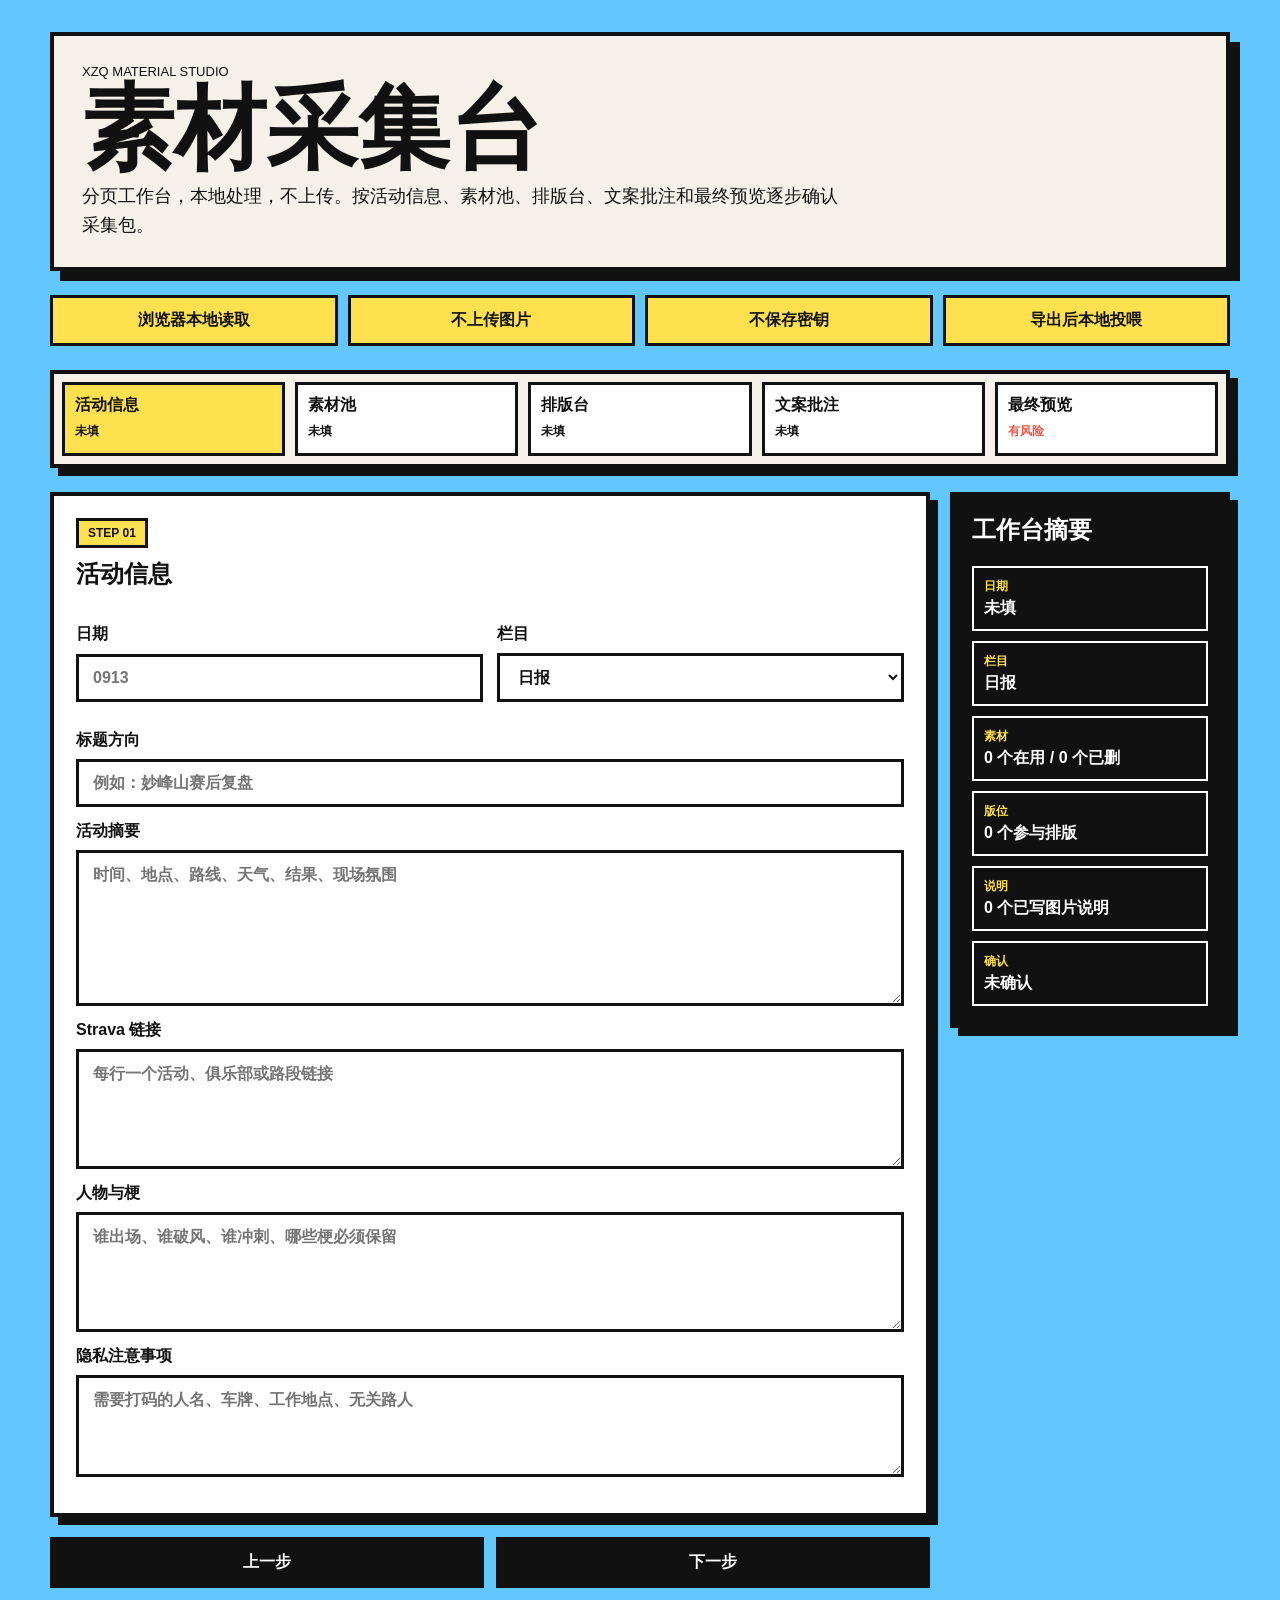
<file: pages/material-studio/index.html>
<!doctype html>
<html lang="zh-CN">
  <head>
    <meta charset="utf-8" />
    <meta name="viewport" content="width=device-width, initial-scale=1" />
    <title>辛庄桥小火车素材采集台</title>
    <link rel="icon" href="data:," />
    <link rel="stylesheet" href="./styles.css" />
  </head>
  <body>
    <main class="shell">
      <section class="masthead">
        <p class="eyebrow">XZQ MATERIAL STUDIO</p>
        <h1>素材采集台</h1>
        <p class="lead">分页工作台，本地处理，不上传。按活动信息、素材池、排版台、文案批注和最终预览逐步确认采集包。</p>
      </section>

      <section class="privacy-strip" aria-label="隐私边界">
        <span>浏览器本地读取</span>
        <span>不上传图片</span>
        <span>不保存密钥</span>
        <span>导出后本地投喂</span>
      </section>

      <nav id="stage-nav" class="stage-nav" aria-label="分页工作台步骤">
        <button type="button" data-stage="activity">活动信息</button>
        <button type="button" data-stage="materials">素材池</button>
        <button type="button" data-stage="layout">排版台</button>
        <button type="button" data-stage="copy">文案批注</button>
        <button type="button" data-stage="preview">最终预览</button>
      </nav>

      <form id="material-form" class="workspace" autocomplete="off">
        <aside id="workspace-summary" class="workspace-summary" aria-live="polite">
          <h2>工作台摘要</h2>
        </aside>

        <section class="panel stage-panel" data-stage-panel="activity">
          <p class="stage-kicker">STEP 01</p>
          <h2>活动信息</h2>
          <div class="two-column">
            <label>
              日期
              <input id="date" name="date" type="text" placeholder="0913" required />
            </label>
            <label>
              栏目
              <select id="kind" name="kind">
                <option value="ribao">日报</option>
                <option value="wanbao">晚报</option>
                <option value="zaobao">早报</option>
                <option value="subao">速报</option>
                <option value="kuaixun">快讯</option>
                <option value="tuanjian">团建</option>
              </select>
            </label>
          </div>
          <label>
            标题方向
            <input id="title-hint" name="titleHint" type="text" placeholder="例如：妙峰山赛后复盘" />
          </label>
          <label>
            活动摘要
            <textarea id="summary" name="summary" rows="7" placeholder="时间、地点、路线、天气、结果、现场氛围"></textarea>
          </label>
          <label>
            Strava 链接
            <textarea id="strava-links" name="stravaLinks" rows="5" placeholder="每行一个活动、俱乐部或路段链接"></textarea>
          </label>
          <label>
            人物与梗
            <textarea id="people-notes" name="peopleNotes" rows="5" placeholder="谁出场、谁破风、谁冲刺、哪些梗必须保留"></textarea>
          </label>
          <label>
            隐私注意事项
            <textarea id="privacy-notes" name="privacyNotes" rows="4" placeholder="需要打码的人名、车牌、工作地点、无关路人"></textarea>
          </label>
        </section>

        <section class="panel stage-panel files" data-stage-panel="materials" hidden>
          <p class="stage-kicker">STEP 02</p>
          <h2>素材池</h2>
          <label class="drop">
            <input id="files" type="file" multiple accept="image/*" />
            <strong>选择本地图片</strong>
            <span>页面只读取文件名、大小、类型和尺寸，不上传文件。</span>
          </label>
          <label class="drop directory">
            <input id="folders" type="file" multiple webkitdirectory />
            <strong>选择素材文件夹</strong>
            <span>会保留相对路径写入 ZIP，例如 materials/original/原目录/文件名。</span>
          </label>
          <div id="file-list" class="file-list" aria-live="polite"></div>
          <div class="deleted-zone" aria-live="polite">
            <h3>素材回收区</h3>
            <p id="deleted-summary">暂无删除素材。</p>
            <button type="button" id="undo-delete" disabled>撤销删除</button>
          </div>
        </section>

        <section class="panel stage-panel" data-stage-panel="layout" hidden>
          <p class="stage-kicker">STEP 03</p>
          <h2>排版台</h2>
          <p class="panel-note">调整素材顺序、版位、段落标题、副标题 / 短句、图片说明和单图 AI 批注。删除请回到素材池处理。</p>
          <div id="layout-workbench" class="layout-workbench" aria-live="polite"></div>
        </section>

        <section class="panel stage-panel copydesk" data-stage-panel="copy" hidden>
          <p class="stage-kicker">STEP 04</p>
          <h2>文案批注 / 文案工作台</h2>
          <label>
            成稿标题
            <input id="final-title" name="finalTitle" type="text" placeholder="确认后作为后续实现标题" />
          </label>
          <label>
            导语
            <textarea id="intro-copy" name="introCopy" rows="4" placeholder="开头怎么进入故事，哪些情绪必须保留"></textarea>
          </label>
          <label>
            正文要点
            <textarea id="body-points" name="bodyPoints" rows="6" placeholder="每行一个要点：路线、人物、梗、数据、转折"></textarea>
          </label>
          <label>
            结尾文案
            <textarea id="outro-copy" name="outroCopy" rows="4" placeholder="收束、感谢、下次活动或口号"></textarea>
          </label>
          <label>
            全局 AI 要求
            <textarea id="ai-instructions" name="aiInstructions" rows="5" placeholder="风格、必须保留的梗、禁用表达、隐私处理、排版注意事项"></textarea>
          </label>
        </section>

        <section class="panel stage-panel output preview-stage" data-stage-panel="preview" hidden>
          <p class="stage-kicker">STEP 05</p>
          <h2>最终预览</h2>
          <p>实现预览是导出包的契约。后续实现必须按这里的文案、排序、版位、图片说明、AI 要求和隐私提醒执行。</p>
          <div id="visual-preview" class="visual-preview" aria-label="实现预览"></div>
          <label class="confirm-line">
            <input id="confirm-export" type="checkbox" />
            我确认后续实现必须以当前最终预览为准。确认预览后导出完整素材包 ZIP。
          </label>
          <div class="actions">
            <button type="button" id="download-zip" disabled>导出完整素材包 ZIP</button>
            <button type="button" id="download-draft">下载 draft.md</button>
            <button type="button" id="download-manifest">下载 manifest.json</button>
          </div>
          <p class="package-shape">ZIP 结构：`日期-栏目/draft.md`、`instructions.md`、`layout.json`、`manifest.json`、`preview/preview.html`、`materials/original/...`</p>
          <pre id="preview" aria-label="draft 预览"></pre>
        </section>

        <div class="stage-footer">
          <button type="button" id="prev-stage">上一步</button>
          <button type="button" id="next-stage">下一步</button>
        </div>
      </form>
    </main>
    <script src="./app.js"></script>
  </body>
</html>
</file>
<file: pages/material-studio/styles.css>
:root {
  color-scheme: light;
  --ink: #111;
  --paper: #f5f1e8;
  --blue: #63c7ff;
  --red: #f05a49;
  --yellow: #ffe04f;
  --line: #111;
}

* {
  box-sizing: border-box;
}

body {
  margin: 0;
  background: var(--blue);
  color: var(--ink);
  font-family: "Arial Black", "Helvetica Neue", sans-serif;
}

.shell {
  width: min(1180px, calc(100vw - 32px));
  margin: 0 auto;
  padding: 32px 0 48px;
}

.masthead {
  border: 4px solid var(--line);
  background: var(--paper);
  padding: 28px;
  box-shadow: 10px 10px 0 var(--line);
}

.eyebrow {
  margin: 0 0 8px;
  font-size: 13px;
  letter-spacing: 0;
}

h1,
h2,
p {
  margin-top: 0;
}

h1 {
  margin-bottom: 12px;
  font-size: clamp(44px, 8vw, 92px);
  line-height: 0.9;
}

h2 {
  font-size: 24px;
}

.lead {
  max-width: 760px;
  margin-bottom: 0;
  font-family: "Helvetica Neue", sans-serif;
  font-size: 18px;
  line-height: 1.6;
}

.privacy-strip {
  display: grid;
  grid-template-columns: repeat(4, 1fr);
  gap: 10px;
  margin: 24px 0;
}

.privacy-strip span {
  border: 3px solid var(--line);
  background: var(--yellow);
  padding: 12px;
  text-align: center;
  font-weight: 900;
}

.stage-nav {
  position: sticky;
  top: 0;
  z-index: 10;
  display: grid;
  grid-template-columns: repeat(5, minmax(0, 1fr));
  gap: 10px;
  margin: 24px 0;
  padding: 8px;
  border: 4px solid var(--line);
  background: var(--paper);
  box-shadow: 8px 8px 0 var(--line);
}

.stage-nav button {
  display: grid;
  gap: 4px;
  min-height: 74px;
  padding: 10px;
  background: white;
  color: var(--ink);
  text-align: left;
}

.stage-nav button.active {
  background: var(--yellow);
}

.stage-nav button span {
  font-family: "Helvetica Neue", sans-serif;
  font-size: 12px;
  font-weight: 900;
}

.stage-nav button[data-stage-status="有风险"] span {
  color: var(--red);
}

.stage-nav button[data-stage-status="已确认"] {
  background: #b9ff80;
}

body.preview-mode .stage-nav {
  position: static;
}

.workspace {
  display: grid;
  grid-template-columns: minmax(0, 1fr) 280px;
  gap: 20px;
  align-items: start;
}

.panel {
  border: 4px solid var(--line);
  background: white;
  padding: 22px;
  box-shadow: 8px 8px 0 var(--line);
}

.stage-panel {
  min-height: 560px;
}

.stage-panel[hidden] {
  display: none;
}

.stage-kicker {
  display: inline-block;
  margin-bottom: 10px;
  border: 3px solid var(--line);
  background: var(--yellow);
  padding: 5px 9px;
  font-family: "Helvetica Neue", sans-serif;
  font-size: 12px;
  font-weight: 900;
}

.panel-note {
  font-family: "Helvetica Neue", sans-serif;
  line-height: 1.6;
}

.workspace-summary {
  position: sticky;
  top: 122px;
  grid-column: 2;
  grid-row: 1;
  border: 4px solid var(--line);
  background: #111;
  color: white;
  padding: 18px;
  box-shadow: 8px 8px 0 var(--line);
  font-family: "Helvetica Neue", sans-serif;
}

.workspace-summary dl {
  display: grid;
  gap: 10px;
  margin: 0;
}

.workspace-summary div {
  border: 2px solid white;
  padding: 10px;
}

.workspace-summary dt {
  font-size: 12px;
  font-weight: 900;
  color: var(--yellow);
}

.workspace-summary dd {
  margin: 3px 0 0;
  font-weight: 900;
}

.workspace.preview-mode {
  grid-template-columns: 1fr;
}

.workspace.preview-mode .workspace-summary {
  display: none;
}

.workspace.preview-mode .preview-stage,
.workspace.preview-mode .stage-footer {
  grid-column: 1 / -1;
}

.stage-panel,
.stage-footer {
  grid-column: 1;
}

.two-column {
  display: grid;
  grid-template-columns: repeat(2, minmax(0, 1fr));
  gap: 14px;
}

label {
  display: grid;
  gap: 8px;
  margin: 14px 0;
  font-family: "Helvetica Neue", sans-serif;
  font-weight: 800;
}

input,
select,
textarea,
button {
  width: 100%;
  border: 3px solid var(--line);
  border-radius: 0;
  background: #fff;
  color: var(--ink);
  font: inherit;
  font-family: "Helvetica Neue", sans-serif;
  padding: 12px 14px;
}

textarea {
  resize: vertical;
}

button:disabled {
  cursor: not-allowed;
  background: #d8d8d8;
  color: #555;
}

button:disabled:hover {
  transform: none;
  box-shadow: none;
}

.drop {
  min-height: 150px;
  place-items: center;
  border: 3px dashed var(--line);
  background: #f7fbff;
  padding: 18px;
  text-align: center;
}

.drop.directory {
  min-height: 112px;
  background: #fff8d8;
}

.drop input {
  border: 0;
  padding: 0;
}

.file-list {
  display: grid;
  gap: 10px;
}

.file-card {
  display: grid;
  gap: 12px;
  border: 3px solid var(--line);
  padding: 12px;
  background: var(--paper);
  font-family: "Helvetica Neue", sans-serif;
}

.file-head {
  display: grid;
  grid-template-columns: 132px 1fr;
  gap: 12px;
  align-items: start;
}

.file-thumb,
.preview-item img,
.preview-thumb,
.story-media img {
  width: 100%;
  aspect-ratio: 4 / 3;
  object-fit: cover;
  border: 3px solid var(--line);
  background: white;
}

.file-thumb.placeholder,
.preview-thumb.placeholder {
  display: grid;
  place-items: center;
  min-height: 96px;
  font-size: 13px;
  font-weight: 900;
}

.file-meta {
  display: flex;
  flex-wrap: wrap;
  gap: 8px;
  font-size: 13px;
  font-weight: 800;
}

.file-meta span {
  background: var(--yellow);
  border: 2px solid var(--line);
  padding: 4px 8px;
}

.file-controls {
  display: grid;
  grid-template-columns: repeat(3, minmax(0, 1fr));
  gap: 8px;
}

.file-controls button {
  padding: 9px 10px;
  background: var(--ink);
}

.layout-workbench {
  display: grid;
  gap: 14px;
}

.layout-row {
  display: grid;
  grid-template-columns: 150px 1fr;
  gap: 14px;
  border: 3px solid var(--line);
  background: var(--paper);
  padding: 12px;
  font-family: "Helvetica Neue", sans-serif;
}

.layout-body {
  display: grid;
  gap: 10px;
}

.layout-title {
  display: flex;
  flex-wrap: wrap;
  justify-content: space-between;
  gap: 8px;
}

.layout-title span {
  border: 2px solid var(--line);
  background: var(--yellow);
  padding: 4px 8px;
  font-size: 13px;
  font-weight: 900;
}

.deleted-zone {
  margin-top: 14px;
  border: 3px solid var(--line);
  background: #fff8d8;
  padding: 14px;
  font-family: "Helvetica Neue", sans-serif;
}

.deleted-zone h3 {
  margin: 0 0 8px;
  font-size: 18px;
}

.deleted-zone p {
  margin-bottom: 10px;
}

.output {
  background: #111;
  color: white;
}

.confirm-line {
  grid-template-columns: auto 1fr;
  align-items: center;
  color: #f5f1e8;
}

.confirm-line input {
  width: 24px;
  height: 24px;
  padding: 0;
}

.actions {
  display: grid;
  grid-template-columns: 1.4fr repeat(2, minmax(0, 1fr));
  gap: 12px;
}

button {
  cursor: pointer;
  background: var(--red);
  color: white;
  font-weight: 900;
}

button:hover {
  transform: translate(-2px, -2px);
  box-shadow: 4px 4px 0 white;
}

.package-shape {
  color: #f5f1e8;
  font-family: "Helvetica Neue", sans-serif;
  font-size: 13px;
  line-height: 1.7;
  margin: 14px 0 0;
}

pre {
  min-height: 260px;
  overflow: auto;
  border: 3px solid white;
  margin: 18px 0 0;
  padding: 14px;
  background: #000;
  color: #f5f1e8;
  white-space: pre-wrap;
  font-family: ui-monospace, SFMono-Regular, Menlo, Consolas, monospace;
}

.visual-preview {
  display: grid;
  gap: 14px;
  font-family: "Helvetica Neue", sans-serif;
}

.preview-copy,
.preview-rules,
.preview-item {
  border: 3px solid white;
  background: #f5f1e8;
  color: var(--ink);
  padding: 14px;
}

.preview-copy span,
.preview-item span,
.story-label {
  display: inline-block;
  margin-bottom: 8px;
  border: 2px solid var(--line);
  background: var(--yellow);
  padding: 4px 8px;
  font-weight: 900;
}

.preview-copy h3 {
  margin: 0 0 8px;
  font-size: 28px;
}

.preview-rules strong {
  display: block;
  margin-top: 8px;
}

.preview-materials {
  display: grid;
  gap: 12px;
}

.storyboard-preview {
  display: grid;
  gap: 16px;
}

.storyboard-card {
  display: grid;
  grid-template-columns: minmax(230px, 42%) 1fr;
  gap: 16px;
  min-height: 280px;
  border: 3px solid white;
  background: var(--blue);
  color: var(--ink);
  padding: 16px;
}

.story-media {
  min-height: 240px;
}

.story-media img,
.story-media .preview-thumb {
  height: 100%;
  min-height: 240px;
}

.story-copy {
  display: grid;
  align-content: center;
  gap: 8px;
  min-width: 0;
}

.story-copy h4 {
  margin: 0;
  font-size: clamp(26px, 5vw, 52px);
  line-height: 0.95;
}

.story-copy p {
  margin: 0;
  font-family: "Helvetica Neue", sans-serif;
  line-height: 1.5;
  overflow-wrap: anywhere;
}

.story-subtitle {
  font-size: 18px;
  font-weight: 900;
}

.preview-item {
  display: grid;
  grid-template-columns: 150px 1fr;
  gap: 12px;
}

.preview-item p {
  margin-bottom: 8px;
  line-height: 1.5;
}

.stage-footer {
  display: grid;
  grid-template-columns: 1fr 1fr;
  gap: 12px;
}

.stage-footer button {
  background: var(--ink);
}

@media (max-width: 760px) {
  .privacy-strip {
    grid-template-columns: 1fr;
  }

  .stage-nav {
    display: flex;
    overflow-x: auto;
  }

  .stage-nav button {
    min-width: 132px;
  }

  .workspace,
  .actions,
  .file-head,
  .file-controls,
  .preview-item,
  .storyboard-card,
  .layout-row,
  .two-column,
  .stage-footer {
    grid-template-columns: 1fr;
  }

  .workspace-summary,
  .stage-panel,
  .stage-footer {
    grid-column: 1;
  }

  .workspace-summary {
    position: static;
  }

  .masthead,
  .panel {
    box-shadow: 5px 5px 0 var(--line);
  }
}
</file>
